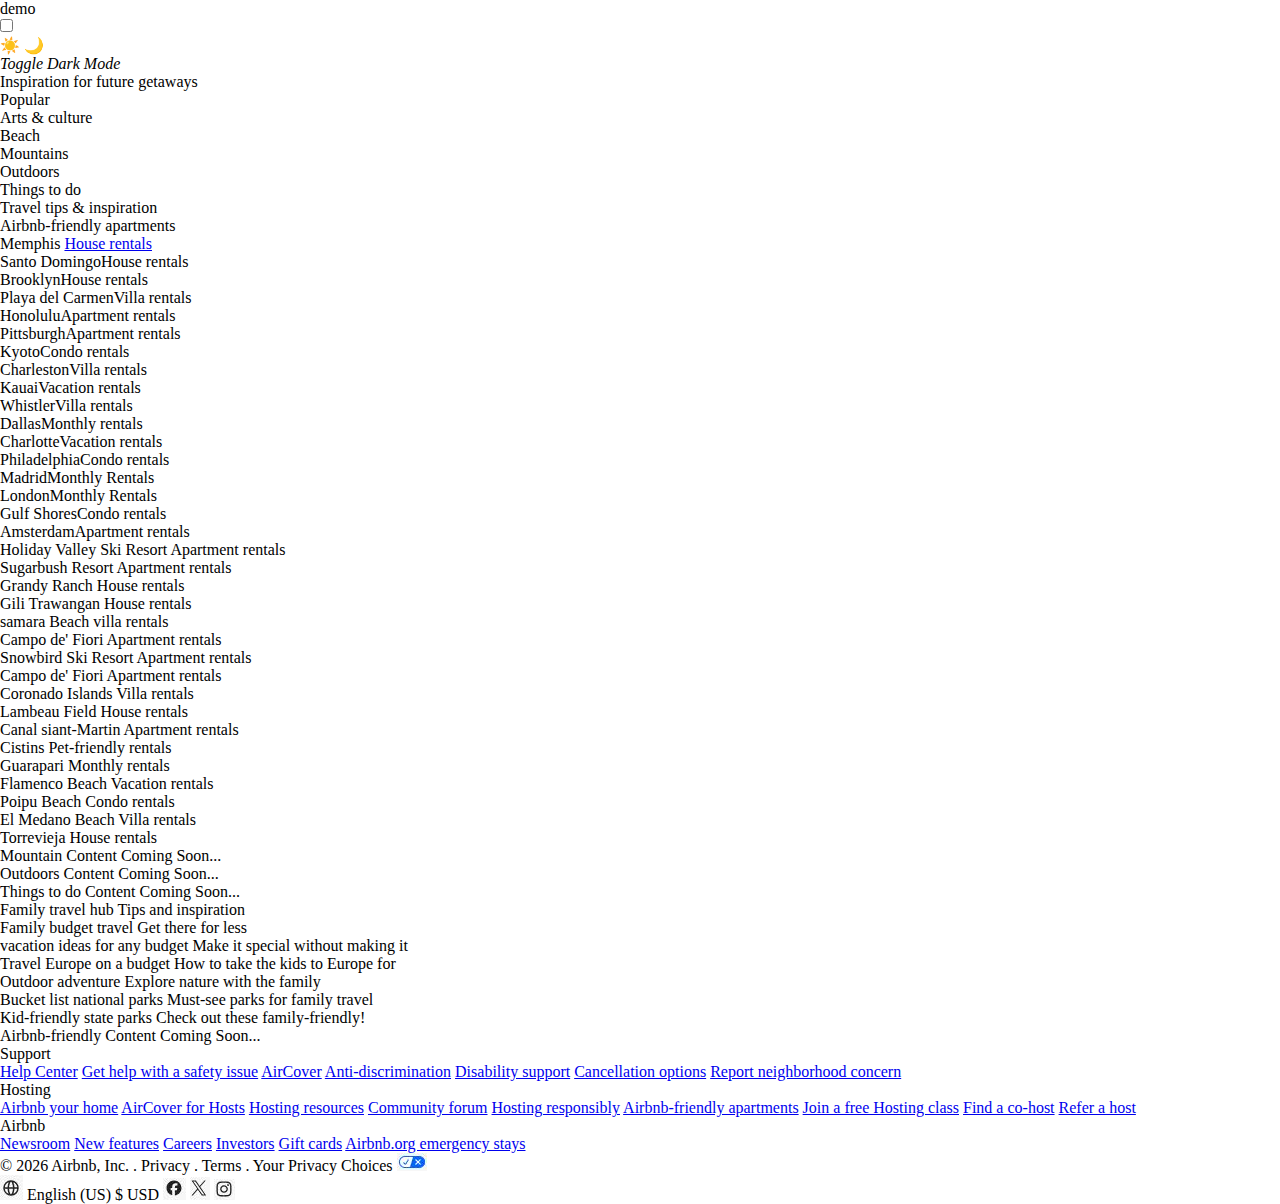
<file: index.html>
<!DOCTYPE html>
<html lang="en">

<head>
  <meta charset="UTF-8" />
  <meta name="viewport" content="width=device-width, initial-scale=1.0" />
  <title>Air Bnb</title>
  <link rel="stylesheet" href="style.css" />
</head>

<body>
  <header></header>
  <main></main>
  <p>demo</p>



  <footer>

    <div class="theme-switch-wrapper">
    <label class="theme-switch" for="checkbox">
        <input type="checkbox" id="checkbox" />
        <div class="slider round">
            <span class="icon sun">☀️</span>
            <span class="icon moon">🌙</span>
        </div>
    </label>
    <em>Toggle Dark Mode</em>
</div>

    <div class="main-container">
      <div class="all">
        <div class="title">Inspiration for future getaways</div>

        <div class="tabs-list">
          <div id="tab1" class="tab-item active-tab" onclick="changeTab('tab1', 'content1')">Popular</div>
          <div id="tab2" class="tab-item" onclick="changeTab('tab2','content2')">Arts & culture</div>
          <div id="tab3" class="tab-item" onclick="changeTab('tab3','content3')">Beach</div>
          <div id="tab4" class="tab-item" onclick="changeTab('tab4', 'content4')">Mountains</div>
          <div id="tab5" class="tab-item" onclick="changeTab('tab5','content5')">Outdoors</div>
          <div id="tab6" class="tab-item" onclick="changeTab('tab6','content6')">Things to do</div>
          <div id="tab7" class="tab-item" onclick="changeTab('tab7','content7')">Travel tips & inspiration</div>
          <div id="tab8" class="tab-item" onclick="changeTab('tab8','content8')">Airbnb-friendly apartments</div>
        </div>

        <div id="content1" class="tab-content" style="display: grid;">
          <div class="heading">
            <span class="name">Memphis</span>
            <a href="https://www.airbnb.com/memphis-tn/stays/houses" class="desc">House rentals</a>
          </div>
          <div class="heading"><span class="name">Santo Domingo</span><span class="desc">House rentals</span>
          </div>
          <div class="heading"><span class="name">Brooklyn</span><span class="desc">House rentals</span></div>
          <div class="heading"><span class="name">Playa del Carmen</span><span class="desc">Villa rentals</span>
          </div>
          <div class="heading"><span class="name">Honolulu</span><span class="desc">Apartment rentals</span></div>
          <div class="heading"><span class="name">Pittsburgh</span><span class="desc">Apartment rentals</span>
          </div>
          <div class="heading"><span class="name">Kyoto</span><span class="desc">Condo rentals</span></div>
          <div class="heading"><span class="name">Charleston</span><span class="desc">Villa rentals</span></div>
          <div class="heading"><span class="name">Kauai</span><span class="desc">Vacation rentals</span></div>
          <div class="heading"><span class="name">Whistler</span><span class="desc">Villa rentals</span></div>
          <div class="heading"><span class="name">Dallas</span><span class="desc">Monthly rentals</span></div>
          <div class="heading"><span class="name">Charlotte</span><span class="desc">Vacation rentals</span></div>
          <div class="heading"><span class="name">Philadelphia</span><span class="desc">Condo rentals</span></div>
          <div class="heading"><span class="name">Madrid</span><span class="desc">Monthly Rentals</span></div>
          <div class="heading"><span class="name">London</span><span class="desc">Monthly Rentals</span></div>
          <div class="heading"><span class="name">Gulf Shores</span><span class="desc">Condo rentals</span></div>
          <div class="heading"><span class="name">Amsterdam</span><span class="desc">Apartment rentals</span>
          </div>

        </div>


        <div id="content2" class="tab-content">
          <div class="heading">
            <span class="name">Holiday Valley Ski Resort</span>
            <span class="desc">Apartment rentals</span>
          </div>
          <div class="heading">
            <span class="name">Sugarbush Resort</span>
            <span class="desc">Apartment rentals</span>
          </div>
          <div class="heading">
            <span class="name">Grandy Ranch</span>
            <span class="desc">House rentals</span>
          </div>
          <div class="heading">
            <span class="name">Gili Trawangan</span>
            <span class="desc">House rentals</span>
          </div>
          <div class="heading">
            <span class="name">samara Beach</span>
            <span class="desc">villa rentals</span>
          </div>
          <div class="heading">
            <span class="name">Campo de' Fiori</span>
            <span class="desc">Apartment rentals</span>
          </div>
          <div class="heading">
            <span class="name">Snowbird Ski Resort</span>
            <span class="desc">Apartment rentals</span>
          </div>
          <div class="heading">
            <span class="name">Campo de' Fiori</span>
            <span class="desc">Apartment rentals</span>
          </div>
          <div class="heading">
            <span class="name">Coronado Islands</span>
            <span class="desc">Villa rentals</span>
          </div>
          <div class="heading">
            <span class="name">Lambeau Field </span>
            <span class="desc">House rentals</span>
          </div>
          <div class="heading">
            <span class="name">Canal siant-Martin</span>
            <span class="desc">Apartment rentals</span>
          </div>
        </div>

        <div id="content3" class="tab-content">
          <div class="heading">
            <span class="name">Cistins</span>
            <span class="desc">Pet-friendly rentals</span>
          </div>
          <div class="heading">
            <span class="name">Guarapari</span>
            <span class="desc">Monthly rentals</span>
          </div>
          <div class="heading">
            <span class="name">Flamenco Beach</span>
            <span class="desc">Vacation rentals</span>
          </div>
          <div class="heading">
            <span class="name">Poipu Beach</span>
            <span class="desc">Condo rentals</span>
          </div>
          <div class="heading">
            <span class="name">El Medano Beach</span>
            <span class="desc">Villa rentals</span>
          </div>
          <div class="heading">
            <span class="name">Torrevieja</span>
            <span class="desc">House rentals</span>
          </div>
        </div>

        <div id="content4" class="tab-content">
          <div class="heading">Mountain Content Coming Soon...</div>
        </div>
        <div id="content5" class="tab-content">
          <div class="heading">Outdoors Content Coming Soon...</div>
        </div>
        <div id="content6" class="tab-content">
          <div class="heading">Things to do Content Coming Soon...</div>
        </div>

        <div id="content7" class="tab-content">
          <div class="heading">
            <span class="name">Family travel hub</span>
            <span class="desc">Tips and inspiration</span>
          </div>
          <div class="heading">
            <span class="name">Family budget travel</span>
            <span class="desc">Get there for less</span>
          </div>
          <div class="heading">
            <span class="name">vacation ideas for any budget</span>
            <span class="desc">Make it special without making it</span>
          </div>
          <div class="heading">
            <span class="name">Travel Europe on a budget</span>
            <span class="desc">How to take the kids to Europe for</span>
          </div>
          <div class="heading">
            <span class="name">Outdoor adventure</span>
            <span class="desc">Explore nature with the family</span>
          </div>
          <div class="heading">
            <span class="name">Bucket list national parks</span>
            <span class="desc">Must-see parks for family travel</span>
          </div>
          <div class="heading">
            <span class="name">Kid-friendly state parks</span>
            <span class="desc">Check out these family-friendly!</span>
          </div>
        </div>
        <div id="content8" class="tab-content">
          <div class="heading">Airbnb-friendly Content Coming Soon...</div>
        </div>

        <div class="footer-links">
          <div>
            <div class="column-title">Support</div>
            <a href="#" class="link-item">Help Center</a>
            <a href="#" class="link-item">Get help with a safety issue</a>
            <a href="#" class="link-item">AirCover</a>
            <a href="#" class="link-item">Anti-discrimination</a>
            <a href="#" class="link-item">Disability support</a>
            <a href="#" class="link-item">Cancellation options</a>
            <a href="#" class="link-item">Report neighborhood concern</a>

          </div>
          <div>
            <div class="column-title">Hosting</div>
            <a href="#" class="link-item">Airbnb your home</a>
            <a href="#" class="link-item">AirCover for Hosts</a>
            <a href="#" class="link-item">Hosting resources</a>
            <a href="#" class="link-item">Community forum</a>
            <a href="#" class="link-item">Hosting responsibly</a>
            <a href="#" class="link-item">Airbnb-friendly apartments</a>
            <a href="#" class="link-item">Join a free Hosting class</a>
            <a href="#" class="link-item">Find a co-host</a>
            <a href="#" class="link-item">Refer a host</a>

          </div>
          <div>
            <div class="column-title">Airbnb</div>
            <a href="#" class="link-item">Newsroom</a>
            <a href="#" class="link-item">New features</a>
            <a href="#" class="link-item">Careers</a>
            <a href="#" class="link-item">Investors</a>
            <a href="#" class="link-item">Gift cards</a>
            <a href="#" class="link-item">Airbnb.org emergency stays</a>

          </div>
        </div>

        <div class="bottom-bar">
          <div class="bottom-left">
            <span>© 2026 Airbnb, Inc.</span>
            <span>. </span><span class="link-item"> Privacy</span>
            <span>. </span><span class=link-item> Terms</span>
            <span>. </span><span id="privacy-text" class="privacy-choice">Your Privacy Choices</span>
            <span><img src="images- airbnb/yesno.JPG" alt="yes or no" onmouseover="showLine()"
                onmouseout="hideLine()"></span>
          </div>

          <div class="bottom-right">
            <span class="translate"><img src="./images- airbnb/world.JPG"></span>
            <span> English (US)</span>
            <span>$ USD</span>
            <span class="icons"><img src="images- airbnb/Facebook.JPG"></span>
            <span class="icons"><img src="images- airbnb/X.JPG"></span>
            <span class="icons"><img src="images- airbnb/Instagram.JPG"></span>
          </div>
        </div>
      </div>
    </div>
    </div>
  </footer>
</body>
<script src="script.js"></script>

</html>
</file>
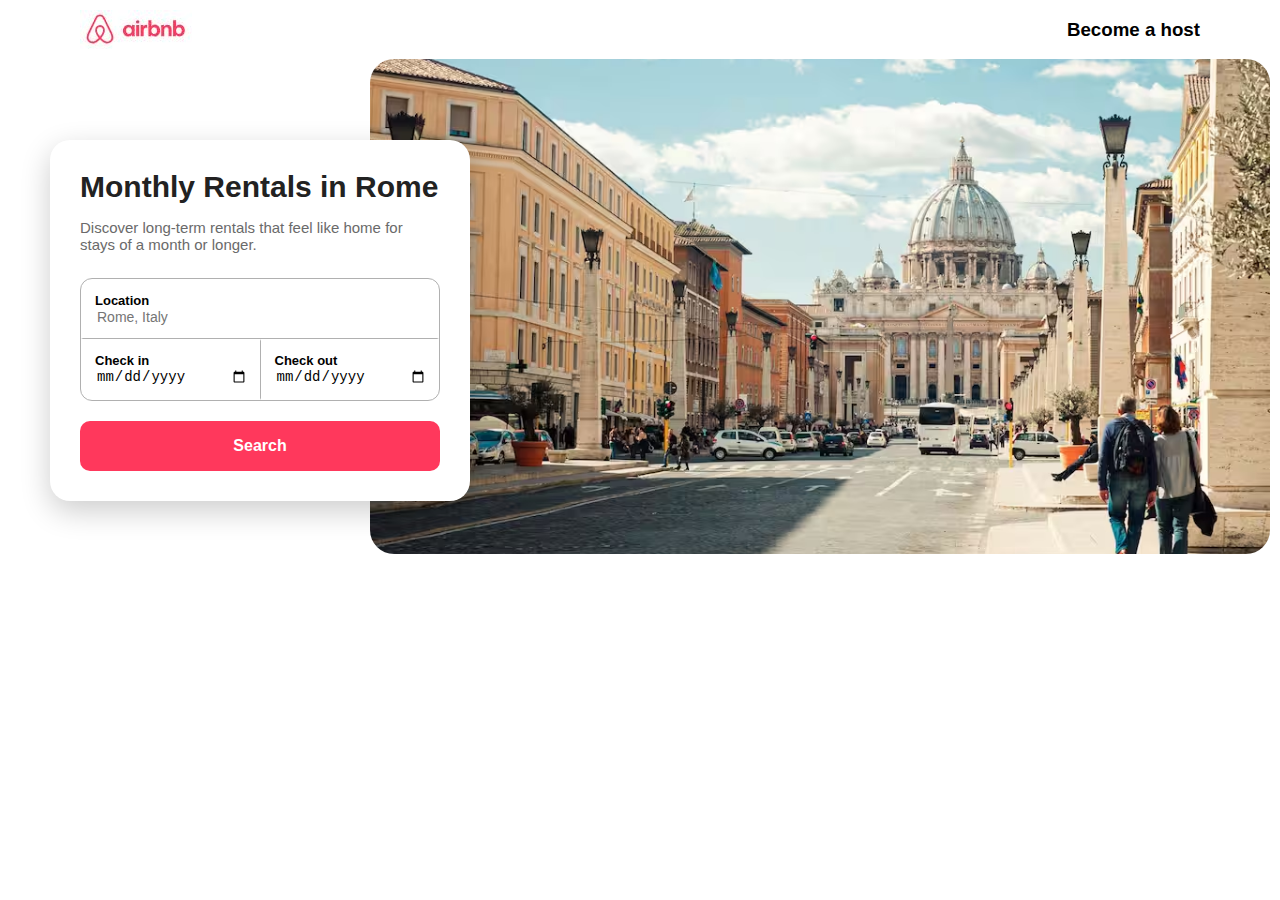
<file: Rome New Page/rome.html>
<html lang="en">

<head>
    <meta charset="UTF-8">
    <meta name="viewport" content="width=device-width, initial-scale=1.0">
    <link rel="icon" type="image/png" href="picturesss/head.JPG">
    <title>Nature and Out doors</title>
    <link rel="stylesheet" href="rome.css">
</head>

<body>

</body>

</html>

<div class="container">

    <div class="logo">
        <img src="picturesss/Logo.JPG" alt="logo-pic">
        <h3>Become a host</h3>
    </div>

    <div class="image-section">
        <img class="back-img" src="picturesss/rome.avif" alt="rome-pic">
    </div>
    <div class="card-section">
        <h1 class="main-title">Monthly Rentals in Rome </h1>
        <p class="desc"> Discover long-term rentals that feel like home for stays of a month or longer.</p>

        <div class="border-group">
            <div class="item full" id="box1" onclick="focusBox(this)">
                <label for="Location">Location</label>
                <input type="text" id="Location" placeholder="Rome, Italy" name="Rome, Italy">
            </div>

            <div class="row">
                <div class="item half" id="box2" onclick="focusBox(this)">
                    <label for="checkin">Check in</label>
                    <input id="checkin" type="date">
                </div>
                <div class="item half no-right" id="box3" onclick="focusBox(this)">
                    <label for="checkout">Check out</label>
                    <input id="checkout" type="date">
                </div>
            </div>
        </div>
        <button class="pink-btn"> Search</button>
    </div>
</div>

<script src="rome.js"></script>
</body>

</html>
</file>
<file: style.css>
* {
  margin: 0;
  padding: 0;
}

main {
  width: 95%;
  margin: 0 auto;
}
.cards-container {
  margin: 20px 0;
}

.cards-container div {
  margin: 6px 0;
}

.cards-container-header {
  display: flex;
  justify-content: space-between;
}

.cards-container-header div {
  display: flex;
  gap: 20px;
}

.cards-container-header div button {
  padding: 8px;
  border-radius: 50%;
  border: none;
  text-align: center;
}

.card {
  height: 210px;
  width: 215px;
}

.card img {
  height: 200px;
  border-radius: 20px;
  width: 100%;
}

.card * {
  margin: 1px 0;
}

.description-p {
  color: #6a6a6a;
}
</file>
<file: Rome New Page/rome.css>
body {
    margin: 0;
    padding: 0px 80px;
    background-color: white;
    font-family: sans-serif;
}

.logo {
    display: flex;
    justify-content: space-between;
    align-items: center;
}

.image-section {
    position: relative;
    left: 290px;
    width: 1000px;
    height: 550px;

}

.back-img {
    width: 90%;
    height: 90%;
    border-radius: 24px;
    object-fit: cover;
}

.card-section {
    position: absolute;
    top: 140px;
    left: 50px;
    background: white;
    width: 360px;
    padding: 30px;
    border-radius: 20px;
    box-shadow: 0 10px 30px #00000033;
}

.main-title {
    font-size: 30px;
    margin: 0 0 10px 0;
    color: #222;

}

.desc {
    font-size: 15px;
    color: #6a6a6a;
    margin-bottom: 25px;
}

.border-group {
    border: 1px solid #B0B0B0;
    border-radius: 12px;
}

.item {
    padding: 12px;
    cursor: pointer;
    border: 2px solid transparent;
}

.full {
    border-bottom: 1px solid #B0B0B0;
}

.row {
    display: flex;
}

.half {
    flex: 1;
    border-right: 1px solid #B0B0B0;
}

.no-right {
    border-right: none;
}

label {
    font-size: 13;
    font-weight: bold;
}

input {
    border: none;
    outline: none;
    width: 100%;
    font-size: 14px;
    background: transparent;
}

.pink-btn {
    background-color: #FF385C;
    color: white;
    border: none;
    width: 100%;
    padding: 16px;
    border-radius: 10px;
    font-size: 16px;
    font-weight: bold;
    margin-top: 20px;
    cursor: pointer;
}

.active {
    border: 2px solid black;
    border-radius: 12px;
}
</file>
